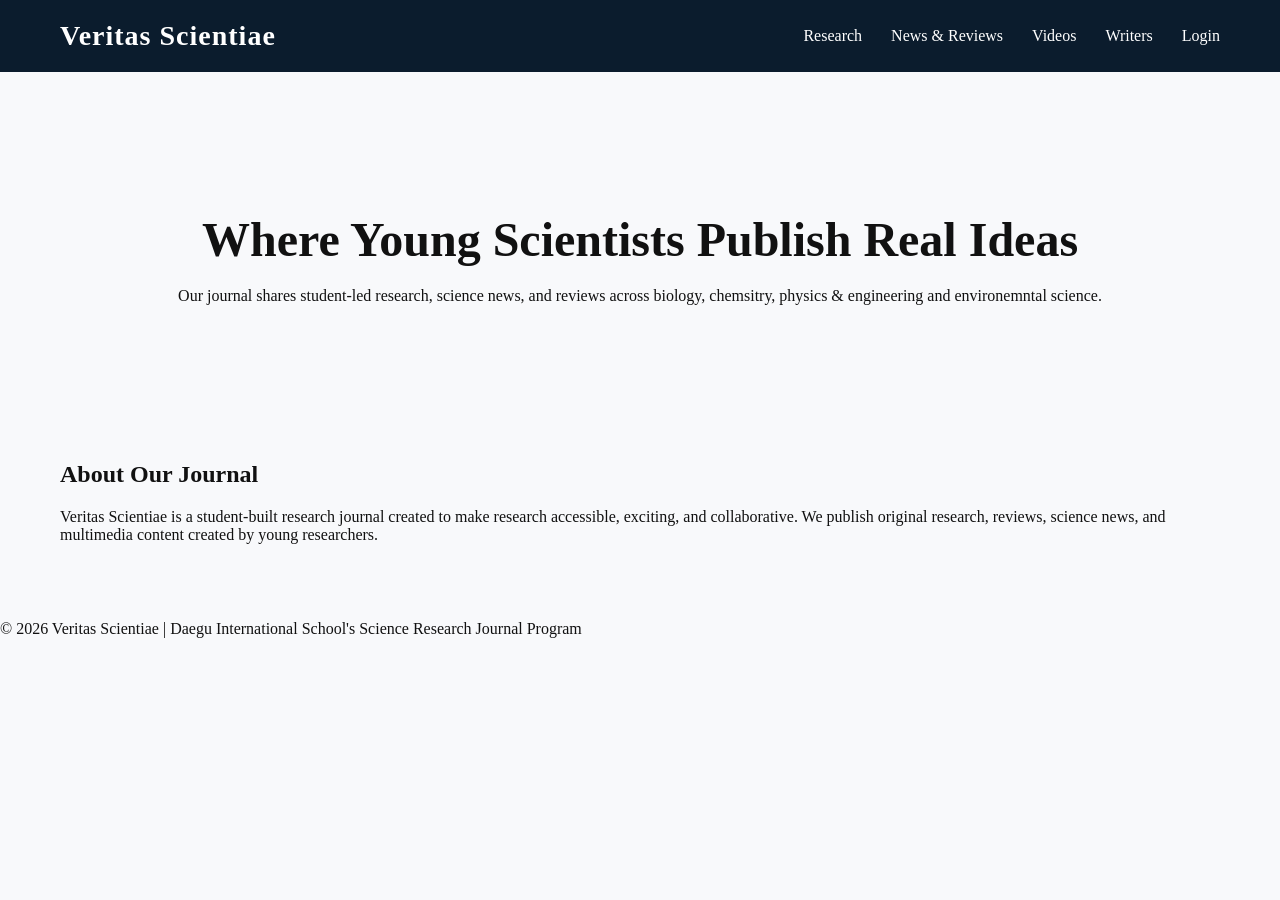
<file: Veritas Scientiae/index.html>
<!DOCTYPE html>
<html>
<head>
    <title>Veritas Scientiae</title>
    <link rel="stylesheet" href="css/style.css">
</head>
<body>

<header>
    <h1>Veritas Scientiae</h1>
    <nav>
        <a href="research.html">Research</a>
        <a href="news.html">News & Reviews</a>
        <a href="videos.html">Videos</a>
        <a href="writers.html">Writers</a>
        <a href="login.html">Login</a>
    </nav>
</header>

<div class="hero">
    <h2>Where Young Scientists Publish Real Ideas</h2>
    <p>Our journal shares student-led research, science news, and reviews across biology, chemsitry, physics & engineering and environemntal science.</p>
</div>

<div class="section">
    <h2>About Our Journal</h2>
    <p>
        Veritas Scientiae is a student-built research journal created to make research accessible, exciting, and collaborative.
        We publish original research, reviews, science news, and multimedia content created by young researchers.
    </p>
</div>

<footer> 
  © 2026 Veritas Scientiae | Daegu International School's Science Research Journal Program   
</footer>

</body>
</html>
</file>
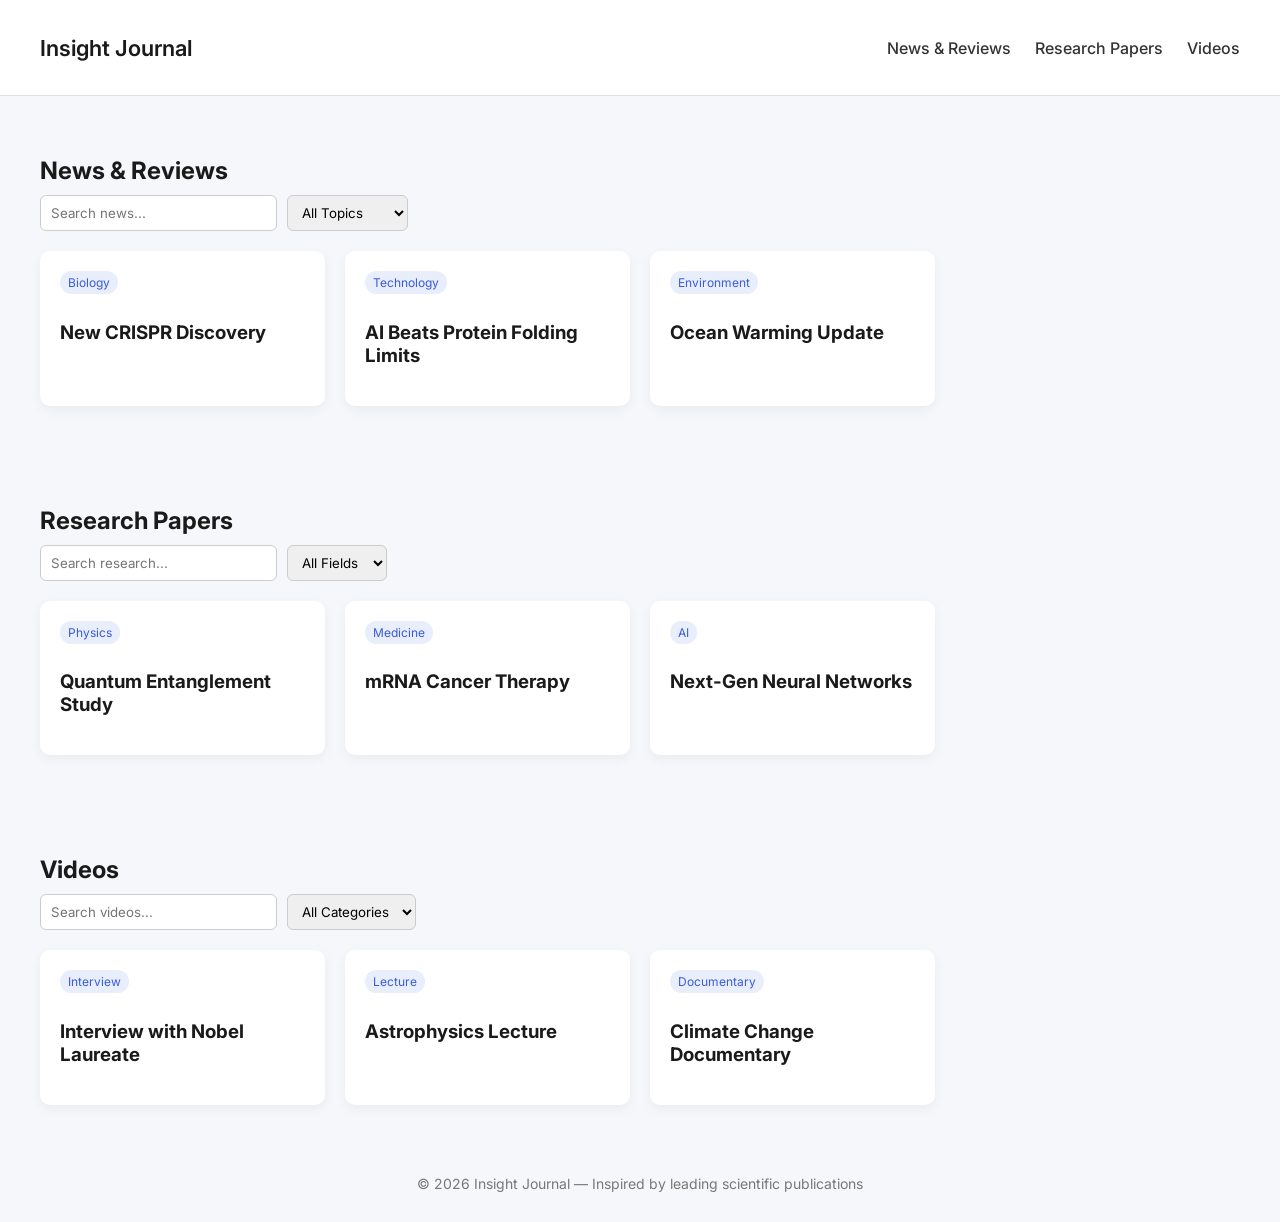
<file: Veritas Scientiae/style.html>
<!DOCTYPE html>
<html lang="en">
<head>
<meta charset="UTF-8" />
<meta name="viewport" content="width=device-width, initial-scale=1.0"/>
<title>Daegu Pre-Collegiate Research Journal</title>
<link href="https://fonts.googleapis.com/css2?family=Inter:wght@300;400;600&display=swap" rel="stylesheet">

<style>
body {
  font-family: 'Inter', sans-serif;
  margin: 0;
  background: #f5f7fa;
  color: #1a1a1a;
}

header {
  background: white;
  padding: 20px 40px;
  border-bottom: 1px solid #e0e0e0;
  display: flex;
  justify-content: space-between;
  align-items: center;
}

header h1 {
  font-weight: 600;
  font-size: 22px;
}

nav a {
  margin-left: 20px;
  text-decoration: none;
  color: #333;
  font-weight: 500;
}

.section {
  padding: 40px;
}

.section h2 {
  margin-bottom: 10px;
}

.controls {
  display: flex;
  gap: 10px;
  margin-bottom: 20px;
}

input, select {
  padding: 8px 10px;
  border-radius: 6px;
  border: 1px solid #ccc;
  font-family: inherit;
}

.grid {
  display: grid;
  grid-template-columns: repeat(auto-fill, minmax(280px, 1fr));
  gap: 20px;
}

.card {
  background: white;
  padding: 20px;
  border-radius: 10px;
  box-shadow: 0 4px 12px rgba(0,0,0,0.05);
  transition: transform 0.2s ease;
}

.card:hover {
  transform: translateY(-4px);
}

.tag {
  display: inline-block;
  background: #e8eefc;
  color: #3b5bdb;
  padding: 4px 8px;
  font-size: 12px;
  border-radius: 20px;
  margin-bottom: 8px;
}

footer {
  text-align: center;
  padding: 30px;
  font-size: 14px;
  color: #777;
}
</style>
</head>

<body>

<header>
  <h1>Insight Journal</h1>
  <nav>
    <a href="#news">News & Reviews</a>
    <a href="#research">Research Papers</a>
    <a href="#videos">Videos</a>
  </nav>
</header>

<!-- NEWS / REVIEW -->
<section class="section" id="news">
  <h2>News & Reviews</h2>
  <div class="controls">
    <input type="text" placeholder="Search news..." onkeyup="filterCards('news', this.value)">
    <select onchange="filterTag('news', this.value)">
      <option value="all">All Topics</option>
      <option value="Biology">Biology</option>
      <option value="Technology">Technology</option>
      <option value="Environment">Environment</option>
    </select>
  </div>
  <div class="grid" id="news-container"></div>
</section>

<!-- RESEARCH -->
<section class="section" id="research">
  <h2>Research Papers</h2>
  <div class="controls">
    <input type="text" placeholder="Search research..." onkeyup="filterCards('research', this.value)">
    <select onchange="filterTag('research', this.value)">
      <option value="all">All Fields</option>
      <option value="Physics">Physics</option>
      <option value="Medicine">Medicine</option>
      <option value="AI">AI</option>
    </select>
  </div>
  <div class="grid" id="research-container"></div>
</section>

<!-- VIDEOS -->
<section class="section" id="videos">
  <h2>Videos</h2>
  <div class="controls">
    <input type="text" placeholder="Search videos..." onkeyup="filterCards('videos', this.value)">
    <select onchange="filterTag('videos', this.value)">
      <option value="all">All Categories</option>
      <option value="Interview">Interview</option>
      <option value="Lecture">Lecture</option>
      <option value="Documentary">Documentary</option>
    </select>
  </div>
  <div class="grid" id="videos-container"></div>
</section>

<footer>
  © 2026 Insight Journal — Inspired by leading scientific publications
</footer>

<script>
const data = {
  news: [
    {title: "New CRISPR Discovery", tag: "Biology"},
    {title: "AI Beats Protein Folding Limits", tag: "Technology"},
    {title: "Ocean Warming Update", tag: "Environment"}
  ],
  research: [
    {title: "Quantum Entanglement Study", tag: "Physics"},
    {title: "mRNA Cancer Therapy", tag: "Medicine"},
    {title: "Next-Gen Neural Networks", tag: "AI"}
  ],
  videos: [
    {title: "Interview with Nobel Laureate", tag: "Interview"},
    {title: "Astrophysics Lecture", tag: "Lecture"},
    {title: "Climate Change Documentary", tag: "Documentary"}
  ]
};

function renderSection(section) {
  const container = document.getElementById(section + "-container");
  container.innerHTML = "";
  data[section].forEach(item => {
    container.innerHTML += `
      <div class="card" data-tag="${item.tag}">
        <div class="tag">${item.tag}</div>
        <h3>${item.title}</h3>
      </div>
    `;
  });
}

function filterCards(section, query) {
  const cards = document.querySelectorAll(`#${section}-container .card`);
  cards.forEach(card => {
    card.style.display = card.innerText.toLowerCase().includes(query.toLowerCase()) ? "block" : "none";
  });
}

function filterTag(section, tag) {
  const cards = document.querySelectorAll(`#${section}-container .card`);
  cards.forEach(card => {
    card.style.display = (tag === "all" || card.dataset.tag === tag) ? "block" : "none";
  });
}

renderSection("news");
renderSection("research");
renderSection("videos");
</script>

</body>
</html>
</file>
<file: Veritas Scientiae/css/style.css>
body {
    margin: 0;
    font-family: 'Georgia', serif;
    background-color: #f8f9fb;
    color: #111;
}

header {
    background: #0b1c2d;
    color: white;
    padding: 20px 60px;
    display: flex;
    justify-content: space-between;
    align-items: center;
}

header h1 {
    margin: 0;
    font-size: 28px;
    letter-spacing: 1px;
}

nav a {
    color: white;
    text-decoration: none;
    margin-left: 25px;
    font-size: 16px;
}

.hero {
    text-align: center;
    padding: 100px 20px 60px;
}

.hero h2 {
    font-size: 48px;
    margin-bottom: 20px;
}

.section {
    padding: 60px;
}

.card-grid {
    display: grid;
    grid-template-columns: repeat(auto-fit, minmax(280px, 1fr));
    gap: 30px;
}

.card {
    background: white;
    padding: 20px;
    border-radius: 10px;
    box-shadow: 0 4px 12px rgba(0,0,0,0.08);
}

.search-bar {
    width: 100%;
    padding: 15px;
    font-size: 16px;
    border-radius: 8px;
    border: 1px solid #ccc;
    margin-bottom: 30px;
}
button {
    padding: 10px 18px;
    background: #0b1c2d;
    color: white;
    border: none;
    border-radius: 6px;
    cursor: pointer;
}
</file>
